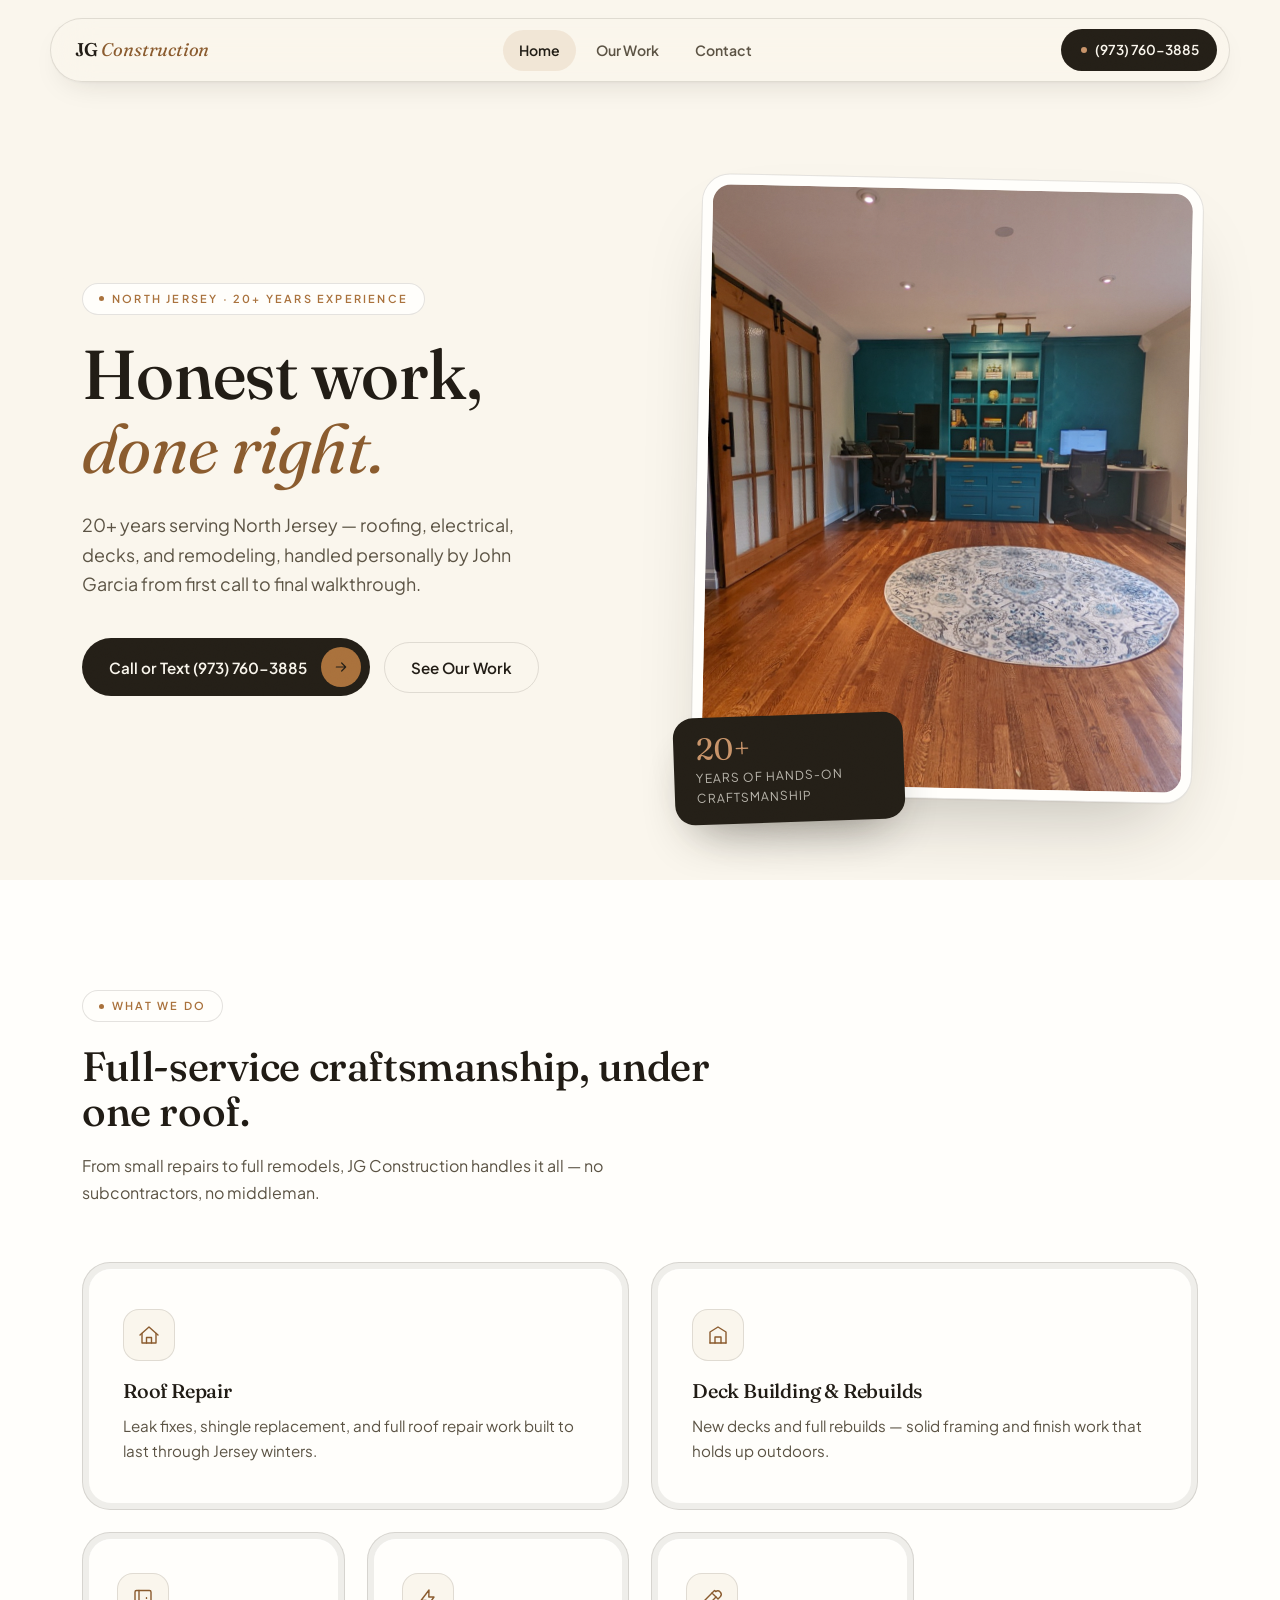
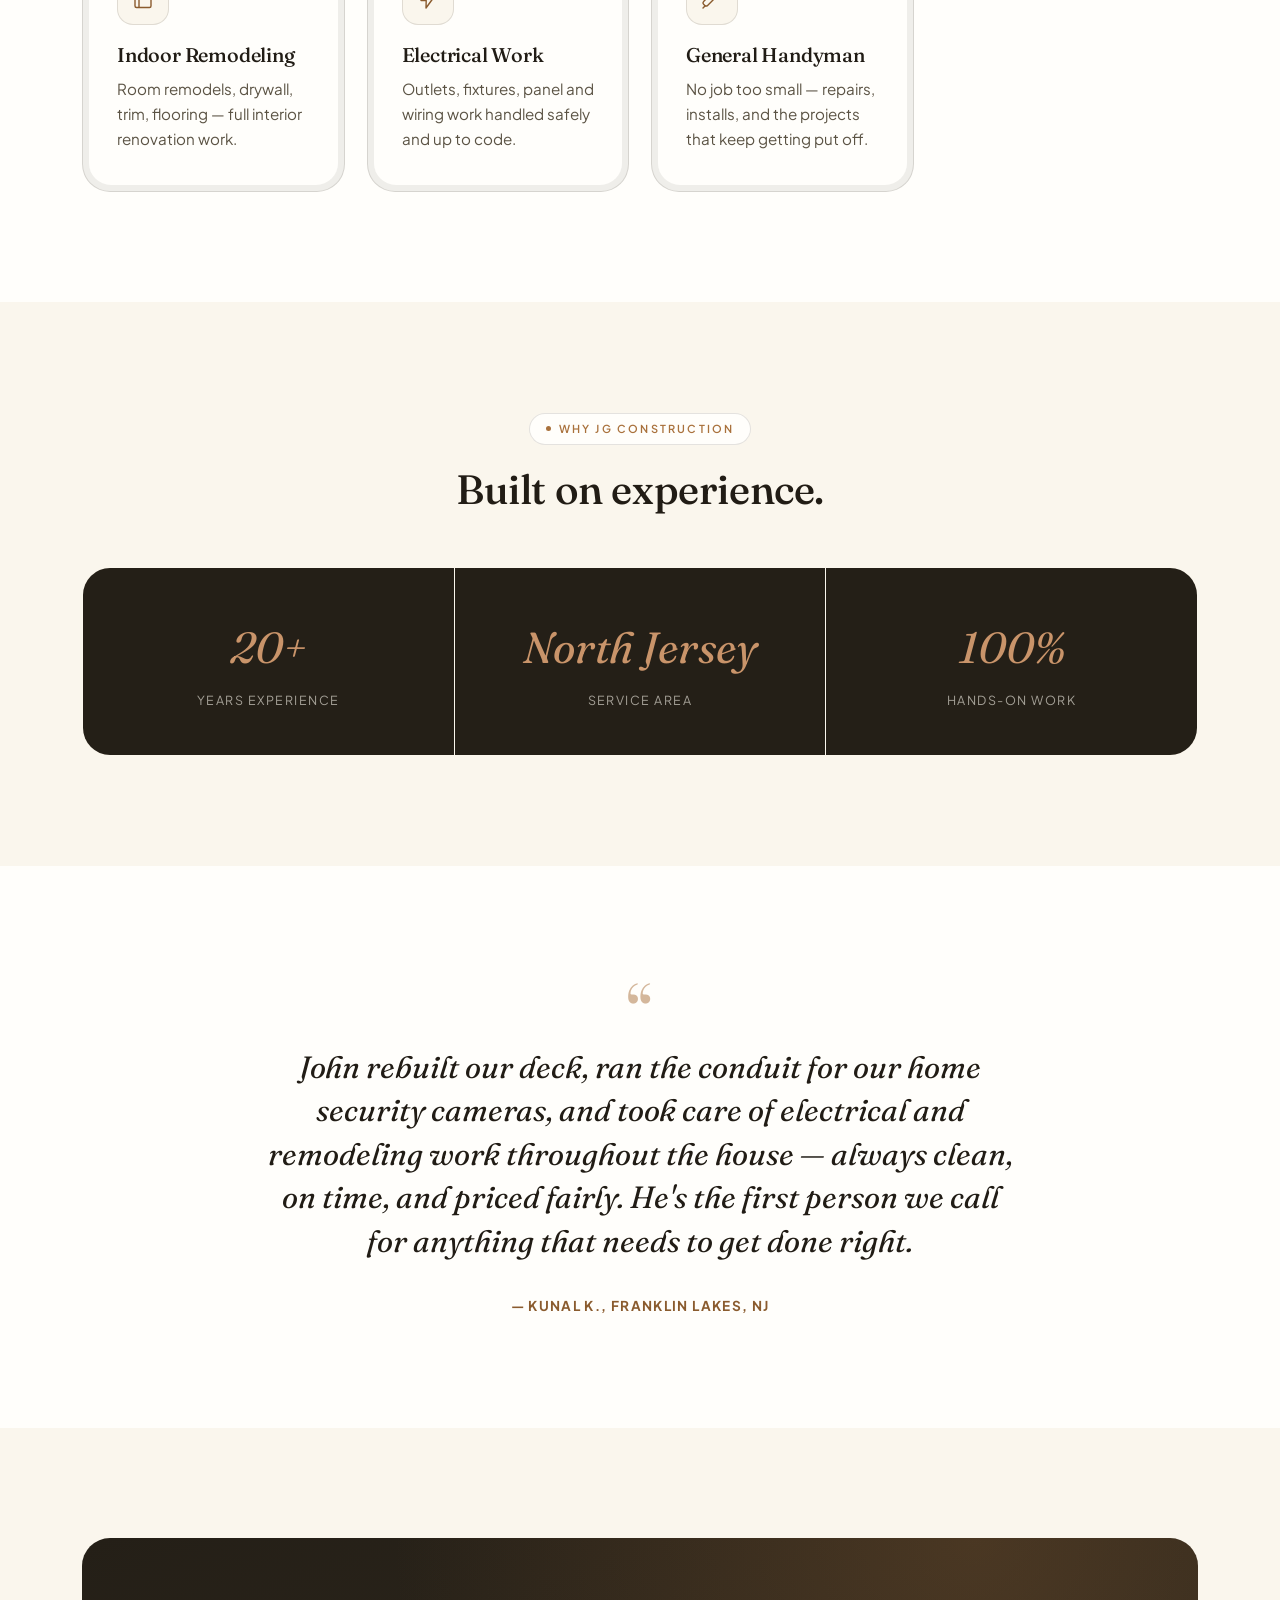
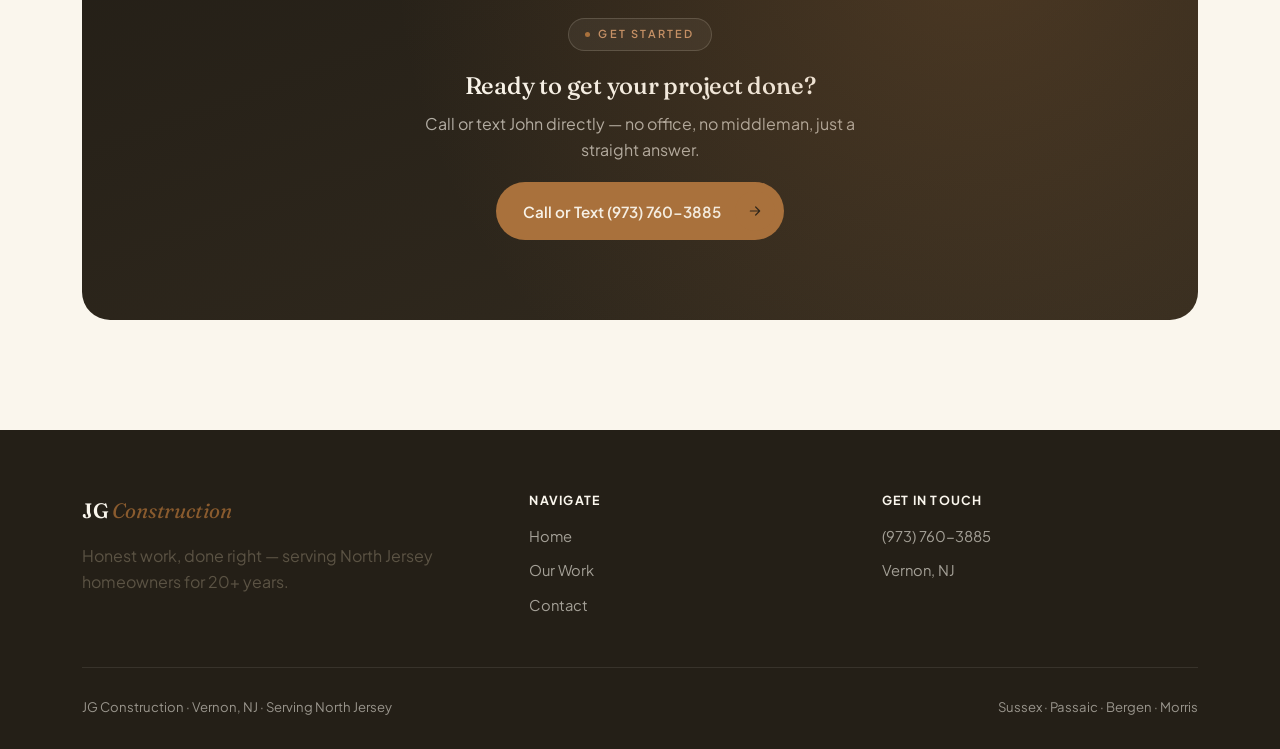
<file: index.html>
<!DOCTYPE html>
<html lang="en">
<head>
<meta charset="UTF-8">
<meta name="viewport" content="width=device-width, initial-scale=1.0">
<title>JG Construction | North Jersey Design-Build &amp; Handyman</title>
<meta name="description" content="JG Construction — 20+ years of roofing, electrical, deck, and remodeling work serving North Jersey. Licensed, honest, reliable. Call John Garcia today.">
<link rel="preconnect" href="https://fonts.googleapis.com">
<link rel="preconnect" href="https://fonts.gstatic.com" crossorigin>
<link href="https://fonts.googleapis.com/css2?family=Fraunces:ital,opsz,wght@0,9..144,300;0,9..144,400;0,9..144,500;0,9..144,600;0,9..144,700;1,9..144,400;1,9..144,500&family=Plus+Jakarta+Sans:wght@400;500;600;700;800&display=swap" rel="stylesheet">
<link rel="stylesheet" href="css/style.css">
</head>
<body>

<div class="grain"></div>

<div class="nav-shell">
  <div class="nav-island">
    <a class="brand" href="index.html">JG <em>Construction</em></a>
    <nav class="main-nav">
      <a href="index.html" class="active">Home</a>
      <a href="work.html">Our Work</a>
      <a href="contact.html">Contact</a>
    </nav>
    <div class="nav-cta">
      <a class="header-phone" href="tel:9737603885"><span class="dot"></span>(973) 760-3885</a>
      <button class="hamburger" aria-label="Toggle menu"><span></span><span></span><span></span></button>
    </div>
  </div>
</div>

<div class="mobile-menu">
  <a href="index.html">Home</a>
  <a href="work.html">Our Work</a>
  <a href="contact.html">Contact</a>
  <a class="m-phone" href="tel:9737603885">(973) 760-3885</a>
</div>

<section class="hero">
  <div class="wrap">
    <div class="hero-grid">
      <div class="hero-copy reveal is-visible">
        <div class="eyebrow">North Jersey · 20+ Years Experience</div>
        <h1>Honest work,<br><em>done right.</em></h1>
        <p class="lede">20+ years serving North Jersey — roofing, electrical, decks, and remodeling, handled personally by John Garcia from first call to final walkthrough.</p>
        <div class="btn-row">
          <a class="btn" href="tel:9737603885">
            Call or Text (973) 760-3885
            <span class="icon-circle">
              <svg viewBox="0 0 24 24" fill="none" stroke="#241F17" stroke-width="1.8" stroke-linecap="round" stroke-linejoin="round"><path d="M5 12h14M13 6l6 6-6 6"/></svg>
            </span>
          </a>
          <a class="btn secondary" href="work.html">See Our Work</a>
        </div>
      </div>
      <div class="hero-media reveal reveal-2 is-visible">
        <div class="frame">
          <div class="frame-inner">
            <img src="images/dining-to-office-after.jpg" alt="Home office remodel completed by JG Construction">
          </div>
        </div>
        <div class="tag-float">
          <div class="num">20+</div>
          <div class="lbl">Years of hands-on craftsmanship</div>
        </div>
      </div>
    </div>
  </div>
</section>

<section class="paper">
  <div class="wrap">
    <div class="section-head reveal">
      <div class="eyebrow">What We Do</div>
      <h2>Full-service craftsmanship, under one roof.</h2>
      <p>From small repairs to full remodels, JG Construction handles it all — no subcontractors, no middleman.</p>
    </div>

    <div class="bento">
      <div class="card reveal reveal-1">
        <div class="card-inner">
          <div class="icon-badge">
            <svg viewBox="0 0 24 24" fill="none" stroke="currentColor" stroke-linecap="round" stroke-linejoin="round"><path d="M3 12 12 4l9 8"/><path d="M5 10.5V20h14v-9.5"/><path d="M9.5 20v-5.5h5V20"/></svg>
          </div>
          <h3>Roof Repair</h3>
          <p>Leak fixes, shingle replacement, and full roof repair work built to last through Jersey winters.</p>
        </div>
      </div>

      <div class="card reveal reveal-2">
        <div class="card-inner">
          <div class="icon-badge">
            <svg viewBox="0 0 24 24" fill="none" stroke="currentColor" stroke-linecap="round" stroke-linejoin="round"><path d="M4 20V9l8-5 8 5v11"/><path d="M4 20h16"/><path d="M9 20v-6h6v6"/></svg>
          </div>
          <h3>Deck Building &amp; Rebuilds</h3>
          <p>New decks and full rebuilds — solid framing and finish work that holds up outdoors.</p>
        </div>
      </div>

      <div class="card reveal reveal-3">
        <div class="card-inner">
          <div class="icon-badge">
            <svg viewBox="0 0 24 24" fill="none" stroke="currentColor" stroke-linecap="round" stroke-linejoin="round"><rect x="4" y="3.5" width="16" height="17" rx="1.5"/><path d="M8 3.5V20M15.5 10.8v.6"/></svg>
          </div>
          <h3>Indoor Remodeling</h3>
          <p>Room remodels, drywall, trim, flooring — full interior renovation work.</p>
        </div>
      </div>

      <div class="card reveal reveal-4">
        <div class="card-inner">
          <div class="icon-badge">
            <svg viewBox="0 0 24 24" fill="none" stroke="currentColor" stroke-linecap="round" stroke-linejoin="round"><path d="M13 3 5 13.5h5.2L10 21l8-11h-5.2L13 3Z"/></svg>
          </div>
          <h3>Electrical Work</h3>
          <p>Outlets, fixtures, panel and wiring work handled safely and up to code.</p>
        </div>
      </div>

      <div class="card reveal reveal-5">
        <div class="card-inner">
          <div class="icon-badge">
            <svg viewBox="0 0 24 24" fill="none" stroke="currentColor" stroke-linecap="round" stroke-linejoin="round"><path d="M14.5 3.5 12 6l6 6 2.5-2.5a3.5 3.5 0 0 0-4.9-4.9Z"/><path d="M12 6 3.6 14.4a2 2 0 0 0 0 2.8l1.2 1.2a2 2 0 0 0 2.8 0L16 10"/><path d="m5 19-2 2"/></svg>
          </div>
          <h3>General Handyman</h3>
          <p>No job too small — repairs, installs, and the projects that keep getting put off.</p>
        </div>
      </div>
    </div>
  </div>
</section>

<section>
  <div class="wrap">
    <div class="section-head center reveal">
      <div class="eyebrow">Why JG Construction</div>
      <h2>Built on experience.</h2>
    </div>
    <div class="stats-row reveal reveal-2">
      <div class="stat-cell">
        <div class="num">20+</div>
        <div class="lbl">Years Experience</div>
      </div>
      <div class="stat-cell">
        <div class="num">North Jersey</div>
        <div class="lbl">Service Area</div>
      </div>
      <div class="stat-cell">
        <div class="num">100%</div>
        <div class="lbl">Hands-On Work</div>
      </div>
    </div>
  </div>
</section>

<section class="paper">
  <div class="wrap">
    <div class="testimonial-wrap reveal">
      <div class="quote-mark">&ldquo;</div>
      <blockquote>John rebuilt our deck, ran the conduit for our home security cameras, and took care of electrical and remodeling work throughout the house — always clean, on time, and priced fairly. He's the first person we call for anything that needs to get done right.</blockquote>
      <cite>— Kunal K., Franklin Lakes, NJ</cite>
    </div>
  </div>
</section>

<section>
  <div class="wrap">
    <div class="cta-band reveal">
      <div class="eyebrow on-dark">Get Started</div>
      <h2>Ready to get your project done?</h2>
      <p>Call or text John directly — no office, no middleman, just a straight answer.</p>
      <div class="btn-row">
        <a class="btn on-dark" href="tel:9737603885">
          Call or Text (973) 760-3885
          <span class="icon-circle">
            <svg viewBox="0 0 24 24" fill="none" stroke="#241F17" stroke-width="1.8" stroke-linecap="round" stroke-linejoin="round"><path d="M5 12h14M13 6l6 6-6 6"/></svg>
          </span>
        </a>
      </div>
    </div>
  </div>
</section>

<footer class="site-footer">
  <div class="wrap">
    <div class="footer-grid">
      <div>
        <a class="brand" href="index.html">JG <em>Construction</em></a>
        <p>Honest work, done right — serving North Jersey homeowners for 20+ years.</p>
      </div>
      <div class="footer-col">
        <h4>Navigate</h4>
        <a href="index.html">Home</a>
        <a href="work.html">Our Work</a>
        <a href="contact.html">Contact</a>
      </div>
      <div class="footer-col">
        <h4>Get In Touch</h4>
        <a href="tel:9737603885">(973) 760-3885</a>
        <p>Vernon, NJ</p>
      </div>
    </div>
    <div class="footer-bottom">
      <span>JG Construction &middot; Vernon, NJ &middot; Serving North Jersey</span>
      <span>Sussex &middot; Passaic &middot; Bergen &middot; Morris</span>
    </div>
  </div>
</footer>

<script src="js/motion.js"></script>
</body>
</html>
</file>
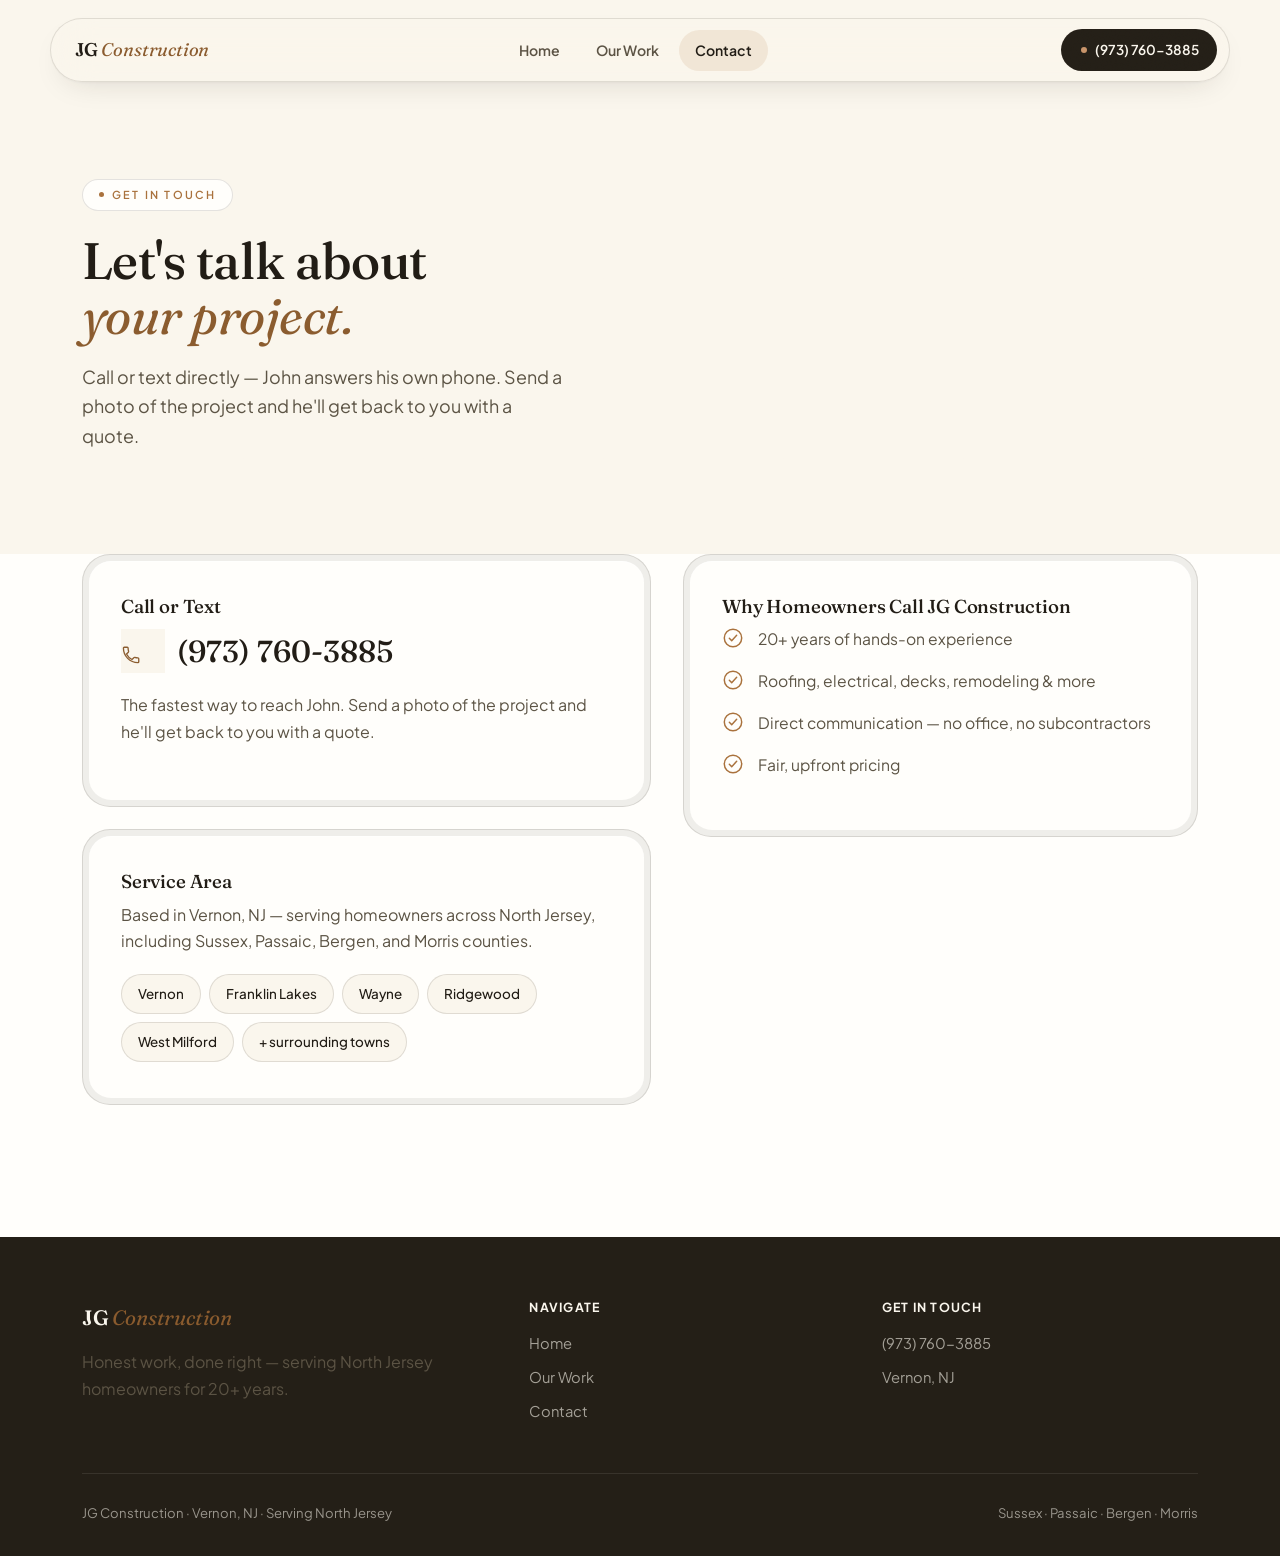
<file: contact.html>
<!DOCTYPE html>
<html lang="en">
<head>
<meta charset="UTF-8">
<meta name="viewport" content="width=device-width, initial-scale=1.0">
<title>Contact | JG Construction</title>
<meta name="description" content="Contact JG Construction for roofing, electrical, deck, and remodeling work in North Jersey. Call or text (973) 760-3885.">
<link rel="preconnect" href="https://fonts.googleapis.com">
<link rel="preconnect" href="https://fonts.gstatic.com" crossorigin>
<link href="https://fonts.googleapis.com/css2?family=Fraunces:ital,opsz,wght@0,9..144,300;0,9..144,400;0,9..144,500;0,9..144,600;0,9..144,700;1,9..144,400;1,9..144,500&family=Plus+Jakarta+Sans:wght@400;500;600;700;800&display=swap" rel="stylesheet">
<link rel="stylesheet" href="css/style.css">
</head>
<body>

<div class="grain"></div>

<div class="nav-shell">
  <div class="nav-island">
    <a class="brand" href="index.html">JG <em>Construction</em></a>
    <nav class="main-nav">
      <a href="index.html">Home</a>
      <a href="work.html">Our Work</a>
      <a href="contact.html" class="active">Contact</a>
    </nav>
    <div class="nav-cta">
      <a class="header-phone" href="tel:9737603885"><span class="dot"></span>(973) 760-3885</a>
      <button class="hamburger" aria-label="Toggle menu"><span></span><span></span><span></span></button>
    </div>
  </div>
</div>

<div class="mobile-menu">
  <a href="index.html">Home</a>
  <a href="work.html">Our Work</a>
  <a href="contact.html">Contact</a>
  <a class="m-phone" href="tel:9737603885">(973) 760-3885</a>
</div>

<section class="hero" style="padding-bottom: 64px;">
  <div class="wrap">
    <div class="hero-copy reveal is-visible" style="max-width:640px;">
      <div class="eyebrow">Get In Touch</div>
      <h1 style="font-size:clamp(2.3rem, 4vw, 3.4rem);">Let's talk about<br><em>your project.</em></h1>
      <p class="lede">Call or text directly — John answers his own phone. Send a photo of the project and he'll get back to you with a quote.</p>
    </div>
  </div>
</section>

<section class="paper" style="padding-top:0;">
  <div class="wrap contact-grid">
    <div>
      <div class="contact-card reveal">
        <div class="card-inner">
          <h3>Call or Text</h3>
          <a class="value" href="tel:9737603885">
            <span class="icon-circle" style="background:var(--cream); width:44px; height:44px;">
              <svg viewBox="0 0 24 24" fill="none" stroke="#8A5B2E" stroke-width="1.6" stroke-linecap="round" stroke-linejoin="round" style="width:20px;height:20px;"><path d="M6.6 10.8c1.4 2.8 3.8 5.2 6.6 6.6l2.2-2.2c.3-.3.7-.4 1.1-.3 1.2.4 2.5.6 3.8.6.6 0 1 .4 1 1v3.6c0 .6-.4 1-1 1C10.6 21.1 2.9 13.4 2.9 3.7c0-.6.4-1 1-1h3.6c.6 0 1 .4 1 1 0 1.3.2 2.6.6 3.8.1.4 0 .8-.3 1.1L6.6 10.8Z"/></svg>
            </span>
            (973) 760-3885
          </a>
          <p style="margin-top:16px;">The fastest way to reach John. Send a photo of the project and he'll get back to you with a quote.</p>
        </div>
      </div>

      <div class="contact-card reveal reveal-2">
        <div class="card-inner">
          <h3>Service Area</h3>
          <p>Based in Vernon, NJ — serving homeowners across North Jersey, including Sussex, Passaic, Bergen, and Morris counties.</p>
          <ul class="area-list">
            <li>Vernon</li>
            <li>Franklin Lakes</li>
            <li>Wayne</li>
            <li>Ridgewood</li>
            <li>West Milford</li>
            <li>+ surrounding towns</li>
          </ul>
        </div>
      </div>
    </div>

    <div>
      <div class="contact-card reveal reveal-3">
        <div class="card-inner">
          <h3>Why Homeowners Call JG Construction</h3>
          <div class="check-list">
            <div class="check-item">
              <svg viewBox="0 0 24 24" fill="none" stroke="currentColor" stroke-width="1.6" stroke-linecap="round" stroke-linejoin="round"><circle cx="12" cy="12" r="9.5"/><path d="m8 12.3 2.6 2.6 5.4-5.8"/></svg>
              <span>20+ years of hands-on experience</span>
            </div>
            <div class="check-item">
              <svg viewBox="0 0 24 24" fill="none" stroke="currentColor" stroke-width="1.6" stroke-linecap="round" stroke-linejoin="round"><circle cx="12" cy="12" r="9.5"/><path d="m8 12.3 2.6 2.6 5.4-5.8"/></svg>
              <span>Roofing, electrical, decks, remodeling &amp; more</span>
            </div>
            <div class="check-item">
              <svg viewBox="0 0 24 24" fill="none" stroke="currentColor" stroke-width="1.6" stroke-linecap="round" stroke-linejoin="round"><circle cx="12" cy="12" r="9.5"/><path d="m8 12.3 2.6 2.6 5.4-5.8"/></svg>
              <span>Direct communication — no office, no subcontractors</span>
            </div>
            <div class="check-item">
              <svg viewBox="0 0 24 24" fill="none" stroke="currentColor" stroke-width="1.6" stroke-linecap="round" stroke-linejoin="round"><circle cx="12" cy="12" r="9.5"/><path d="m8 12.3 2.6 2.6 5.4-5.8"/></svg>
              <span>Fair, upfront pricing</span>
            </div>
          </div>
        </div>
      </div>
    </div>
  </div>
</section>

<footer class="site-footer">
  <div class="wrap">
    <div class="footer-grid">
      <div>
        <a class="brand" href="index.html">JG <em>Construction</em></a>
        <p>Honest work, done right — serving North Jersey homeowners for 20+ years.</p>
      </div>
      <div class="footer-col">
        <h4>Navigate</h4>
        <a href="index.html">Home</a>
        <a href="work.html">Our Work</a>
        <a href="contact.html">Contact</a>
      </div>
      <div class="footer-col">
        <h4>Get In Touch</h4>
        <a href="tel:9737603885">(973) 760-3885</a>
        <p>Vernon, NJ</p>
      </div>
    </div>
    <div class="footer-bottom">
      <span>JG Construction &middot; Vernon, NJ &middot; Serving North Jersey</span>
      <span>Sussex &middot; Passaic &middot; Bergen &middot; Morris</span>
    </div>
  </div>
</footer>

<script src="js/motion.js"></script>
</body>
</html>
</file>
<file: css/style.css>
/* ==========================================================================
   JG Construction — Premium / High-End redesign
   Editorial Luxury vibe · Asymmetrical Bento + Editorial Split layout
   ========================================================================== */

:root {
  /* Warm editorial palette — espresso, brass, cream. No navy, no orange-red. */
  --cream:        #FAF6ED;
  --paper:        #FFFEFB;
  --ink:          #211C15;
  --ink-soft:     #5B5344;
  --ink-faint:    #8A8171;
  --espresso:     #241F17;
  --espresso-2:   #332B1F;
  --brass:        #A9713C;
  --brass-dark:   #8A5B2E;
  --brass-light:  #C9946A;
  --hairline:     rgba(33, 28, 21, 0.12);
  --hairline-soft:rgba(33, 28, 21, 0.07);
  --hairline-inv: rgba(250, 246, 237, 0.16);
  --hairline-inv-soft: rgba(250, 246, 237, 0.09);

  --radius-lg: 28px;
  --radius-md: 20px;
  --radius-sm: 12px;
  --radius-pill: 999px;

  --max: 1180px;
  --ease: cubic-bezier(0.32, 0.72, 0, 1);
  --ease-soft: cubic-bezier(0.16, 1, 0.3, 1);
}

* { box-sizing: border-box; }

html {
  scroll-behavior: smooth;
}

body {
  margin: 0;
  background: var(--cream);
  color: var(--ink-soft);
  font-family: "Plus Jakarta Sans", -apple-system, BlinkMacSystemFont, "Segoe UI", sans-serif;
  font-size: 16px;
  line-height: 1.65;
  -webkit-font-smoothing: antialiased;
  overflow-x: hidden;
}

h1, h2, h3, h4 {
  font-family: "Fraunces", Georgia, serif;
  color: var(--ink);
  line-height: 1.08;
  font-weight: 500;
  letter-spacing: -0.01em;
  margin: 0 0 0.5em;
}

h1 em, h2 em, .serif-italic {
  font-style: italic;
  font-weight: 400;
  color: var(--brass-dark);
}

p { margin: 0 0 1.2em; color: var(--ink-soft); }

a { color: inherit; text-decoration: none; }

img { max-width: 100%; display: block; }

.wrap {
  max-width: var(--max);
  margin: 0 auto;
  padding: 0 32px;
}

.eyebrow {
  display: inline-flex;
  align-items: center;
  gap: 8px;
  text-transform: uppercase;
  letter-spacing: 0.2em;
  font-size: 11px;
  font-weight: 600;
  color: var(--brass);
  padding: 6px 16px;
  border: 1px solid var(--hairline);
  border-radius: var(--radius-pill);
  background: var(--paper);
  margin-bottom: 22px;
}

.eyebrow::before {
  content: "";
  width: 5px;
  height: 5px;
  border-radius: 50%;
  background: var(--brass);
  flex-shrink: 0;
}

.eyebrow.on-dark {
  background: rgba(250,246,237,0.06);
  border-color: var(--hairline-inv);
  color: var(--brass-light);
}

/* ---------------- Fluid Island Nav ---------------- */
.nav-shell {
  position: sticky;
  top: 0;
  z-index: 50;
  padding: 18px 20px 0;
  pointer-events: none;
}

.nav-island {
  pointer-events: auto;
  max-width: var(--max);
  margin: 0 auto;
  display: flex;
  align-items: center;
  justify-content: space-between;
  gap: 20px;
  background: rgba(250, 246, 237, 0.72);
  backdrop-filter: blur(20px) saturate(160%);
  -webkit-backdrop-filter: blur(20px) saturate(160%);
  border: 1px solid var(--hairline);
  border-radius: var(--radius-pill);
  padding: 10px 12px 10px 24px;
  box-shadow: 0 1px 2px rgba(33,28,21,0.03), 0 12px 32px -16px rgba(33,28,21,0.18);
  transition: background 0.4s var(--ease);
}

.brand {
  font-family: "Fraunces", serif;
  font-size: 1.15rem;
  font-weight: 600;
  color: var(--ink);
  letter-spacing: -0.01em;
  white-space: nowrap;
}

.brand em { font-style: italic; font-weight: 400; color: var(--brass-dark); }

.main-nav {
  display: none;
  align-items: center;
  gap: 4px;
}

.main-nav a {
  color: var(--ink-soft);
  font-size: 0.88rem;
  font-weight: 600;
  padding: 9px 16px;
  border-radius: var(--radius-pill);
  transition: color 0.3s var(--ease), background 0.3s var(--ease);
}

.main-nav a:hover { color: var(--ink); background: var(--hairline-soft); }

.main-nav a.active { color: var(--ink); background: rgba(169,113,60,0.12); }

.nav-cta {
  display: flex;
  align-items: center;
  gap: 10px;
}

.header-phone {
  display: none;
  align-items: center;
  gap: 8px;
  background: var(--espresso);
  color: var(--cream);
  padding: 10px 18px 10px 20px;
  border-radius: var(--radius-pill);
  font-weight: 600;
  font-size: 0.85rem;
  white-space: nowrap;
  transition: transform 0.4s var(--ease), background 0.4s var(--ease);
}

.header-phone .dot {
  width: 6px; height: 6px; border-radius: 50%;
  background: var(--brass-light);
  flex-shrink: 0;
}

.header-phone:hover { background: var(--brass-dark); transform: translateY(-1px); }

.hamburger {
  width: 44px;
  height: 44px;
  border-radius: 50%;
  border: 1px solid var(--hairline);
  background: var(--paper);
  display: inline-flex;
  align-items: center;
  justify-content: center;
  cursor: pointer;
  position: relative;
  flex-shrink: 0;
}

.hamburger span {
  position: absolute;
  width: 16px;
  height: 1.5px;
  background: var(--ink);
  border-radius: 2px;
  transition: transform 0.45s var(--ease), opacity 0.3s var(--ease), top 0.45s var(--ease);
}

.hamburger span:nth-child(1) { top: 17px; }
.hamburger span:nth-child(2) { top: 23px; }
.hamburger span:nth-child(3) { top: 29px; }

.nav-open .hamburger span:nth-child(1) { top: 22px; transform: rotate(45deg); }
.nav-open .hamburger span:nth-child(2) { opacity: 0; }
.nav-open .hamburger span:nth-child(3) { top: 22px; transform: rotate(-45deg); }

@media (min-width: 900px) {
  .main-nav { display: flex; }
  .header-phone { display: inline-flex; }
  .hamburger { display: none; }
}

/* Mobile full-screen menu */
.mobile-menu {
  position: fixed;
  inset: 0;
  z-index: 49;
  background: rgba(36, 31, 23, 0.88);
  backdrop-filter: blur(28px);
  -webkit-backdrop-filter: blur(28px);
  display: flex;
  flex-direction: column;
  align-items: center;
  justify-content: center;
  gap: 6px;
  opacity: 0;
  visibility: hidden;
  transition: opacity 0.5s var(--ease), visibility 0.5s;
}

.nav-open .mobile-menu {
  opacity: 1;
  visibility: visible;
}

.mobile-menu a {
  font-family: "Fraunces", serif;
  font-size: 2.1rem;
  font-weight: 500;
  color: var(--cream);
  padding: 12px 0;
  opacity: 0;
  transform: translateY(28px);
  transition: transform 0.6s var(--ease-soft), opacity 0.6s var(--ease-soft);
}

.nav-open .mobile-menu a { opacity: 1; transform: translateY(0); }

.nav-open .mobile-menu a:nth-child(1) { transition-delay: 0.1s; }
.nav-open .mobile-menu a:nth-child(2) { transition-delay: 0.18s; }
.nav-open .mobile-menu a:nth-child(3) { transition-delay: 0.26s; }
.nav-open .mobile-menu a:nth-child(4) { transition-delay: 0.34s; }

.mobile-menu .m-phone {
  margin-top: 20px;
  font-family: "Plus Jakarta Sans", sans-serif;
  font-size: 0.95rem;
  color: var(--brass-light);
  border: 1px solid var(--hairline-inv);
  padding: 12px 26px;
  border-radius: var(--radius-pill);
}

@media (min-width: 900px) {
  .mobile-menu { display: none; }
}

/* ---------------- Grain overlay ---------------- */
.grain {
  position: fixed;
  inset: 0;
  z-index: 60;
  pointer-events: none;
  opacity: 0.035;
  mix-blend-mode: overlay;
  background-image: url("data:image/svg+xml,%3Csvg xmlns='http://www.w3.org/2000/svg' width='180' height='180'%3E%3Cfilter id='n'%3E%3CfeTurbulence type='fractalNoise' baseFrequency='0.85' numOctaves='2' stitchTiles='stitch'/%3E%3C/filter%3E%3Crect width='100%25' height='100%25' filter='url(%23n)'/%3E%3C/svg%3E");
}

/* ---------------- Buttons ---------------- */
.btn {
  display: inline-flex;
  align-items: center;
  gap: 14px;
  background: var(--espresso);
  color: var(--cream);
  padding: 8px 8px 8px 26px;
  border-radius: var(--radius-pill);
  font-weight: 600;
  font-size: 0.95rem;
  border: 1px solid transparent;
  transition: transform 0.45s var(--ease), background 0.45s var(--ease), box-shadow 0.45s var(--ease);
  cursor: pointer;
}

.btn .icon-circle {
  width: 40px;
  height: 40px;
  border-radius: 50%;
  background: var(--brass);
  display: inline-flex;
  align-items: center;
  justify-content: center;
  flex-shrink: 0;
  transition: transform 0.45s var(--ease), background 0.45s var(--ease);
}

.btn .icon-circle svg { width: 16px; height: 16px; }

.btn:hover { background: var(--espresso-2); box-shadow: 0 16px 32px -16px rgba(33,28,21,0.4); }
.btn:hover .icon-circle { transform: translate(2px, -2px) scale(1.06); background: var(--brass-light); }
.btn:active { transform: scale(0.98); }

.btn.secondary {
  background: transparent;
  color: var(--ink);
  border: 1px solid var(--hairline);
  padding: 12px 26px;
}

.btn.secondary .icon-circle { display: none; }
.btn.secondary:hover { background: var(--paper); border-color: var(--ink-faint); box-shadow: none; }

.btn.on-dark { background: var(--brass); }
.btn.on-dark:hover { background: var(--brass-light); }

.btn-row {
  display: flex;
  flex-wrap: wrap;
  align-items: center;
  gap: 14px;
}

/* ---------------- Sections & rhythm ---------------- */
section { padding: 110px 0; position: relative; }

section.tight { padding: 70px 0; }

section.dark {
  background: var(--espresso);
  color: var(--cream);
}

section.dark h2, section.dark h3, section.dark p { color: var(--cream); }
section.dark p { color: rgba(250,246,237,0.66); }

section.paper { background: var(--paper); }

.section-head {
  max-width: 640px;
  margin: 0 0 56px;
}

.section-head.center { margin-left: auto; margin-right: auto; text-align: center; }

.section-head h2 { font-size: clamp(2rem, 3.2vw, 2.9rem); }

/* ---------------- Reveal-on-scroll ---------------- */
.reveal {
  opacity: 0;
  transform: translateY(36px);
  filter: blur(6px);
  transition: opacity 0.9s var(--ease-soft), transform 0.9s var(--ease-soft), filter 0.9s var(--ease-soft);
}

.reveal.is-visible {
  opacity: 1;
  transform: translateY(0);
  filter: blur(0);
}

.reveal-1 { transition-delay: 0.08s; }
.reveal-2 { transition-delay: 0.16s; }
.reveal-3 { transition-delay: 0.24s; }
.reveal-4 { transition-delay: 0.32s; }
.reveal-5 { transition-delay: 0.4s; }
.reveal-6 { transition-delay: 0.48s; }

/* ---------------- Hero (Editorial Split) ---------------- */
.hero {
  padding: 64px 0 72px;
  background: var(--cream);
  overflow: hidden;
}

.hero-grid {
  display: grid;
  grid-template-columns: 1fr;
  gap: 48px;
  align-items: center;
}

.hero-copy h1 {
  font-size: clamp(2.6rem, 5.4vw, 4.4rem);
  margin-bottom: 0.35em;
}

.hero-copy .lede {
  font-size: 1.12rem;
  max-width: 480px;
  color: var(--ink-soft);
  margin-bottom: 2.2em;
}

.hero-media {
  position: relative;
}

/* Double-bezel image frame */
.frame {
  background: var(--paper);
  border: 1px solid var(--hairline);
  border-radius: var(--radius-lg);
  padding: 10px;
  box-shadow: 0 1px 1px rgba(33,28,21,0.03), 0 40px 80px -32px rgba(33,28,21,0.28);
}

.frame .frame-inner {
  border-radius: calc(var(--radius-lg) - 10px);
  overflow: hidden;
  position: relative;
  box-shadow: inset 0 1px 1px rgba(255,255,255,0.5);
}

.frame .frame-inner img {
  width: 100%;
  height: 100%;
  object-fit: cover;
  display: block;
}

.hero-media .frame { transform: rotate(1.2deg); }
.hero-media .frame .frame-inner { aspect-ratio: 4/5; }

.hero-media .tag-float {
  position: absolute;
  bottom: -22px;
  left: -22px;
  background: var(--espresso);
  color: var(--cream);
  padding: 16px 22px;
  border-radius: var(--radius-md);
  box-shadow: 0 24px 48px -20px rgba(33,28,21,0.45);
  max-width: 230px;
  transform: rotate(-2deg);
}

.hero-media .tag-float .num {
  font-family: "Fraunces", serif;
  font-size: 1.9rem;
  color: var(--brass-light);
  line-height: 1;
  margin-bottom: 4px;
}

.hero-media .tag-float .lbl {
  font-size: 0.76rem;
  color: rgba(250,246,237,0.7);
  text-transform: uppercase;
  letter-spacing: 0.08em;
}

@media (min-width: 860px) {
  .hero-grid { grid-template-columns: 1.05fr 0.95fr; gap: 60px; }
  .hero { padding: 96px 0 80px; }
}

/* ---------------- Bento services grid ---------------- */
.bento {
  display: grid;
  grid-template-columns: 1fr;
  gap: 22px;
}

@media (min-width: 700px) {
  .bento { grid-template-columns: repeat(2, 1fr); }
}

@media (min-width: 1000px) {
  .bento { grid-template-columns: repeat(4, 1fr); }
  .bento .card:nth-child(1),
  .bento .card:nth-child(2) { grid-column: span 2; }
}

/* Double-bezel card */
.card {
  background: var(--hairline-soft);
  border: 1px solid var(--hairline);
  border-radius: var(--radius-lg);
  padding: 6px;
  transition: transform 0.5s var(--ease), box-shadow 0.5s var(--ease);
}

.card:hover { transform: translateY(-5px); box-shadow: 0 30px 60px -30px rgba(33,28,21,0.28); }

.card-inner {
  background: var(--paper);
  border-radius: calc(var(--radius-lg) - 6px);
  padding: 34px 28px;
  height: 100%;
  box-shadow: inset 0 1px 1px rgba(255,255,255,0.6);
}

.card .icon-badge {
  width: 52px;
  height: 52px;
  border-radius: 16px;
  background: var(--cream);
  border: 1px solid var(--hairline);
  display: inline-flex;
  align-items: center;
  justify-content: center;
  margin-bottom: 20px;
  color: var(--brass-dark);
}

.card .icon-badge svg { width: 24px; height: 24px; stroke-width: 1.4; }

.card h3 { font-size: 1.24rem; margin-bottom: 10px; }

.card p { font-size: 0.95rem; margin-bottom: 0; }

.bento .card:nth-child(1) .card-inner,
.bento .card:nth-child(2) .card-inner { padding: 40px 34px; }

/* ---------------- Stats ---------------- */
.stats-row {
  display: grid;
  grid-template-columns: 1fr;
  gap: 1px;
  background: var(--hairline-inv);
  border: 1px solid var(--hairline-inv);
  border-radius: var(--radius-lg);
  overflow: hidden;
}

@media (min-width: 700px) {
  .stats-row { grid-template-columns: repeat(3, 1fr); }
}

.stat-cell {
  background: var(--espresso);
  padding: 44px 32px;
  text-align: center;
}

.stat-cell .num {
  font-family: "Fraunces", serif;
  font-style: italic;
  font-size: clamp(2.2rem, 3.4vw, 3rem);
  color: var(--brass-light);
  margin-bottom: 6px;
}

.stat-cell .lbl {
  font-size: 0.78rem;
  text-transform: uppercase;
  letter-spacing: 0.12em;
  color: rgba(250,246,237,0.6);
}

/* ---------------- Testimonial ---------------- */
.testimonial-wrap {
  max-width: 760px;
  margin: 0 auto;
  text-align: center;
}

.testimonial-wrap .quote-mark {
  font-family: "Fraunces", serif;
  font-size: 5rem;
  line-height: 1;
  color: var(--brass);
  opacity: 0.5;
  margin-bottom: -10px;
}

.testimonial-wrap blockquote {
  font-family: "Fraunces", serif;
  font-weight: 400;
  font-style: italic;
  font-size: clamp(1.4rem, 2.4vw, 2rem);
  color: var(--ink);
  margin: 0 0 28px;
  line-height: 1.42;
}

.testimonial-wrap cite {
  font-style: normal;
  font-weight: 700;
  font-size: 0.85rem;
  text-transform: uppercase;
  letter-spacing: 0.1em;
  color: var(--brass-dark);
}

/* ---------------- CTA band ---------------- */
.cta-band {
  text-align: center;
  border-radius: var(--radius-lg);
  padding: 80px 40px;
  background: linear-gradient(160deg, var(--espresso) 0%, var(--espresso-2) 100%);
  position: relative;
  overflow: hidden;
}

.cta-band::before {
  content: "";
  position: absolute;
  inset: 0;
  background: radial-gradient(circle at 80% 0%, rgba(169,113,60,0.25), transparent 60%);
  pointer-events: none;
}

.cta-band h2 { color: var(--cream); max-width: 560px; margin-left: auto; margin-right: auto; }
.cta-band p { color: rgba(250,246,237,0.66); max-width: 460px; margin-left: auto; margin-right: auto; }
.cta-band .btn-row { justify-content: center; }

/* ---------------- Footer ---------------- */
.site-footer {
  background: var(--espresso);
  color: rgba(250,246,237,0.55);
  padding: 64px 0 32px;
}

.footer-grid {
  display: grid;
  grid-template-columns: 1fr;
  gap: 36px;
  padding-bottom: 40px;
  border-bottom: 1px solid var(--hairline-inv-soft);
  margin-bottom: 28px;
}

@media (min-width: 700px) {
  .footer-grid { grid-template-columns: 1.3fr 1fr 1fr; }
}

.footer-grid .brand { color: var(--cream); display: block; margin-bottom: 14px; font-size: 1.3rem; }

.footer-col h4 {
  color: var(--cream);
  font-family: "Plus Jakarta Sans", sans-serif;
  font-weight: 700;
  font-size: 0.78rem;
  text-transform: uppercase;
  letter-spacing: 0.1em;
  margin-bottom: 16px;
}

.footer-col a, .footer-col p { display: block; color: rgba(250,246,237,0.6); font-size: 0.92rem; margin-bottom: 10px; }
.footer-col a:hover { color: var(--brass-light); }

.footer-bottom {
  display: flex;
  flex-wrap: wrap;
  justify-content: space-between;
  gap: 10px;
  font-size: 0.82rem;
}

/* ---------------- Filter bar (Our Work) ---------------- */
.filter-bar {
  display: flex;
  flex-wrap: wrap;
  gap: 10px;
  margin-bottom: 48px;
}

.filter-bar button {
  background: var(--paper);
  border: 1px solid var(--hairline);
  border-radius: var(--radius-pill);
  padding: 10px 20px;
  font-size: 0.86rem;
  font-family: "Plus Jakarta Sans", sans-serif;
  font-weight: 600;
  color: var(--ink-soft);
  cursor: pointer;
  transition: all 0.35s var(--ease);
}

.filter-bar button:hover { border-color: var(--brass); color: var(--ink); }

.filter-bar button.active {
  background: var(--espresso);
  border-color: var(--espresso);
  color: var(--cream);
}

/* ---------------- Gallery grid ---------------- */
.gallery-grid {
  display: grid;
  grid-template-columns: 1fr;
  gap: 26px;
}

@media (min-width: 640px) {
  .gallery-grid { grid-template-columns: repeat(2, 1fr); }
}

@media (min-width: 1000px) {
  .gallery-grid { grid-template-columns: repeat(3, 1fr); }
}

.photo-card {
  background: var(--hairline-soft);
  border: 1px solid var(--hairline);
  border-radius: var(--radius-lg);
  padding: 8px;
  transition: transform 0.5s var(--ease), box-shadow 0.5s var(--ease);
}

.photo-card:hover { transform: translateY(-6px); box-shadow: 0 32px 60px -28px rgba(33,28,21,0.3); }

.photo-card .frame-inner {
  border-radius: calc(var(--radius-lg) - 8px);
  overflow: hidden;
  aspect-ratio: 4/3.1;
}

.photo-card .frame-inner img { width: 100%; height: 100%; object-fit: cover; transition: transform 0.7s var(--ease-soft); }
.photo-card:hover .frame-inner img { transform: scale(1.045); }

.photo-card .caption { padding: 20px 14px 10px; }

.photo-card .caption .cat {
  color: var(--brass-dark);
  text-transform: uppercase;
  font-size: 0.68rem;
  font-weight: 700;
  letter-spacing: 0.1em;
  margin-bottom: 6px;
}

.photo-card .caption p {
  margin: 0;
  font-size: 0.93rem;
  color: var(--ink);
  font-weight: 500;
}

/* Grouped before/after project cards */
.project-card {
  grid-column: 1 / -1;
  background: var(--hairline-soft);
  border: 1px solid var(--hairline);
  border-radius: var(--radius-lg);
  padding: 28px;
}

.project-head { margin-bottom: 20px; }

.project-head .cat {
  color: var(--brass-dark);
  text-transform: uppercase;
  font-size: 0.68rem;
  font-weight: 700;
  letter-spacing: 0.1em;
  margin-bottom: 8px;
}

.project-head h3 { margin: 0 0 6px; }

.project-head p { margin: 0; font-size: 0.93rem; color: var(--ink-faint); max-width: 60ch; }

.project-images {
  display: grid;
  grid-template-columns: repeat(2, 1fr);
  gap: 14px;
}

@media (min-width: 640px) {
  .project-images { grid-template-columns: repeat(4, 1fr); }
}

.project-img {
  position: relative;
  border-radius: calc(var(--radius-lg) - 8px);
  overflow: hidden;
  aspect-ratio: 4/3.1;
  display: block;
  width: 100%;
  margin: 0;
  padding: 0;
  border: 0;
  background: none;
  font: inherit;
  cursor: pointer;
}

.project-img:focus-visible {
  outline: 2px solid var(--brass);
  outline-offset: 3px;
}

.project-img img {
  width: 100%;
  height: 100%;
  object-fit: cover;
  transition: transform 0.7s var(--ease-soft);
}

.project-img:hover img { transform: scale(1.06); }

.project-img .tag {
  position: absolute;
  top: 10px;
  left: 10px;
  z-index: 1;
  background: rgba(28, 22, 15, 0.72);
  color: var(--cream);
  font-size: 0.66rem;
  font-weight: 700;
  text-transform: uppercase;
  letter-spacing: 0.08em;
  padding: 4px 10px;
  border-radius: 999px;
}

.placeholder-card {
  border: 1.5px dashed var(--hairline);
  border-radius: var(--radius-lg);
  padding: 56px 24px;
  text-align: center;
  color: var(--ink-faint);
  background: rgba(255,255,255,0.4);
}

.placeholder-card .icon-badge {
  margin: 0 auto 16px;
  background: var(--paper);
}

.placeholder-card p { margin: 0; font-size: 0.92rem; color: var(--ink-faint); }

/* ---------------- Contact page ---------------- */
.contact-grid {
  display: grid;
  grid-template-columns: 1fr;
  gap: 26px;
}

@media (min-width: 860px) {
  .contact-grid { grid-template-columns: 1.05fr 0.95fr; gap: 32px; align-items: start; }
}

.contact-card {
  background: var(--hairline-soft);
  border: 1px solid var(--hairline);
  border-radius: var(--radius-lg);
  padding: 6px;
  margin-bottom: 22px;
}

.contact-card .card-inner { padding: 36px 32px; }

.contact-card .value {
  font-family: "Fraunces", serif;
  font-size: 1.9rem;
  font-weight: 500;
  color: var(--ink);
  display: inline-flex;
  align-items: center;
  gap: 12px;
}

.contact-card .value:hover { color: var(--brass-dark); }

.area-list {
  list-style: none;
  padding: 0;
  margin: 18px 0 0;
  display: flex;
  flex-wrap: wrap;
  gap: 8px;
}

.area-list li {
  background: var(--cream);
  border: 1px solid var(--hairline);
  padding: 8px 16px;
  border-radius: var(--radius-pill);
  font-size: 0.84rem;
  color: var(--ink);
  font-weight: 500;
}

.check-list { margin-top: 6px; }

.check-list .check-item {
  display: flex;
  align-items: flex-start;
  gap: 14px;
  margin-bottom: 16px;
  font-size: 0.98rem;
  color: var(--ink-soft);
}

.check-list .check-item svg {
  flex-shrink: 0;
  width: 22px;
  height: 22px;
  color: var(--brass);
  margin-top: 1px;
}

/* ---------------- Responsive tweaks ---------------- */
@media (max-width: 560px) {
  .wrap { padding: 0 20px; }
  section { padding: 76px 0; }
  .nav-shell { padding: 14px 12px 0; }
  .nav-island { padding: 8px 8px 8px 18px; }
  .cta-band { padding: 56px 24px; }
}

/* ---------------- Lightbox ---------------- */
.lightbox {
  position: fixed;
  inset: 0;
  z-index: 200;
  display: flex;
  align-items: center;
  justify-content: center;
  background: rgba(20, 16, 11, 0.92);
  backdrop-filter: blur(6px);
  -webkit-backdrop-filter: blur(6px);
  opacity: 0;
  visibility: hidden;
  transition: opacity 0.3s var(--ease), visibility 0.3s;
  padding: 24px;
}

.lightbox.is-open { opacity: 1; visibility: visible; }

.lightbox-figure {
  margin: 0;
  max-width: min(90vw, 1100px);
  max-height: 88vh;
  display: flex;
  flex-direction: column;
  align-items: center;
}

.lightbox-img {
  max-width: 100%;
  max-height: 78vh;
  width: auto;
  height: auto;
  border-radius: var(--radius-md);
  box-shadow: 0 40px 90px -30px rgba(0,0,0,0.6);
}

.lightbox-figure figcaption {
  margin-top: 16px;
  color: var(--cream);
  font-size: 0.9rem;
  text-align: center;
  opacity: 0.85;
}

.lightbox-close,
.lightbox-nav {
  position: absolute;
  border: 1px solid var(--hairline-inv);
  background: rgba(250, 246, 237, 0.08);
  color: var(--cream);
  border-radius: 50%;
  width: 44px;
  height: 44px;
  display: inline-flex;
  align-items: center;
  justify-content: center;
  cursor: pointer;
  font-size: 1.3rem;
  line-height: 1;
  transition: background 0.25s var(--ease), transform 0.25s var(--ease);
}

.lightbox-close:hover,
.lightbox-nav:hover { background: rgba(250, 246, 237, 0.18); }

.lightbox-close { top: 20px; right: 20px; font-size: 1.6rem; }
.lightbox-prev { left: 20px; top: 50%; transform: translateY(-50%); }
.lightbox-next { right: 20px; top: 50%; transform: translateY(-50%); }
.lightbox-prev:hover { transform: translateY(-50%) translateX(-2px); }
.lightbox-next:hover { transform: translateY(-50%) translateX(2px); }

@media (max-width: 640px) {
  .lightbox-prev, .lightbox-next { width: 38px; height: 38px; }
  .lightbox-close { width: 38px; height: 38px; top: 14px; right: 14px; }
}
</file>
